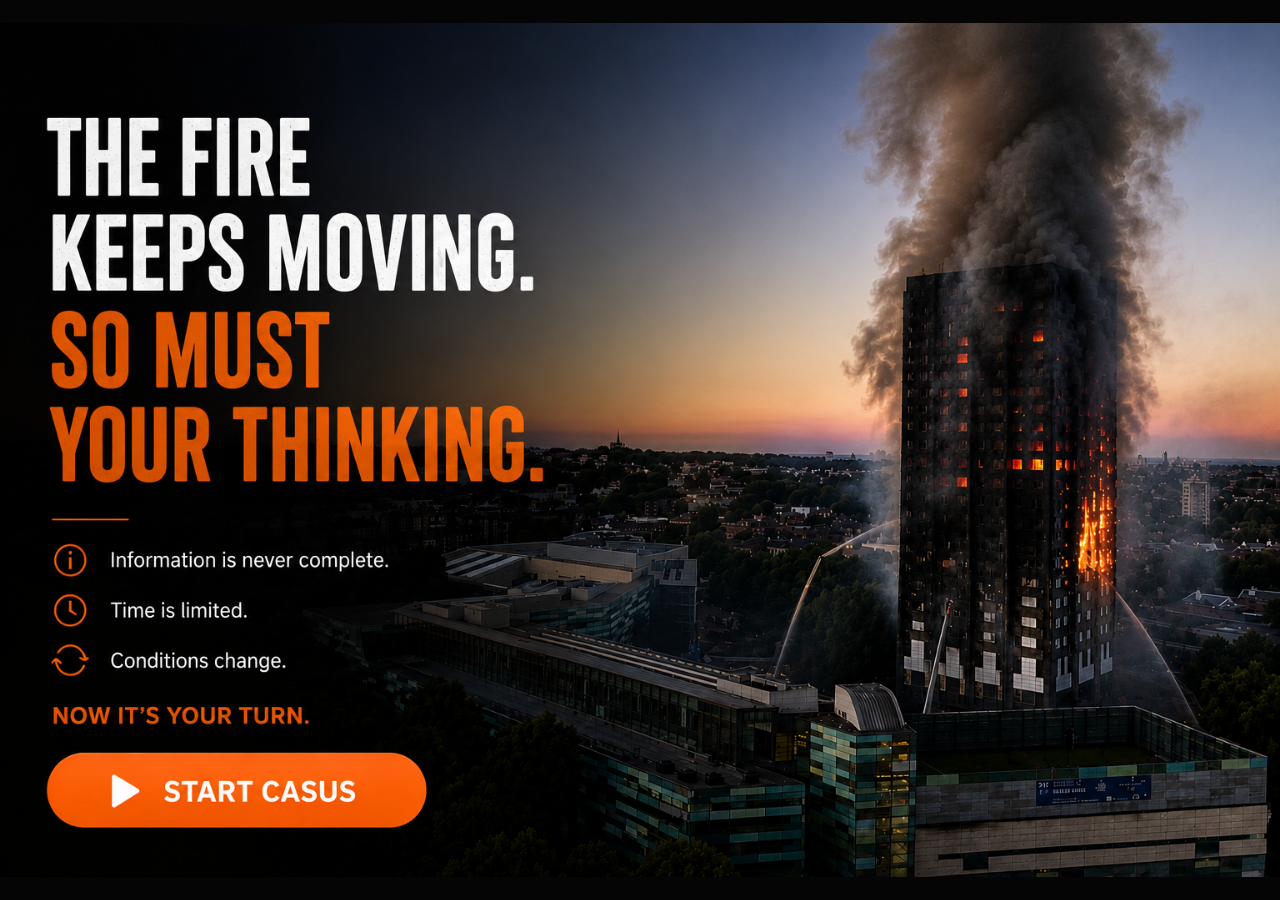
<file: index.html>
<!doctype html><html lang="nl"><head><meta charset="utf-8"><meta name="viewport" content="width=device-width,initial-scale=1,viewport-fit=cover"><link rel="stylesheet" href="styles.css"><link rel="manifest" href="manifest.webmanifest"><meta name="theme-color" content="#111820"><meta name="mobile-web-app-capable" content="yes"><meta name="apple-mobile-web-app-capable" content="yes"><meta name="apple-mobile-web-app-title" content="Hoogbouwcasus"><link rel="apple-touch-icon" href="assets/icons/apple-touch-icon.png"><link rel="icon" href="assets/icons/favicon-32.png"><title>Hoogbouwcasus VGGM 2026</title></head><body class="splashBody"><main class="splashScreen"><img class="splashImage" src="assets/intro/hoogbouw_intro.png" alt="Hoogbouwbrand. The fire keeps moving. So must your thinking."><a class="splashStartHitbox" href="casussen.html" aria-label="Start casus"><span class="srOnly">Start casus</span></a></main><script>if('serviceWorker'in navigator)window.addEventListener('load',()=>navigator.serviceWorker.register('./sw.js',{updateViaCache:'none'}).then(r=>r.update()));</script></body></html>
</file>
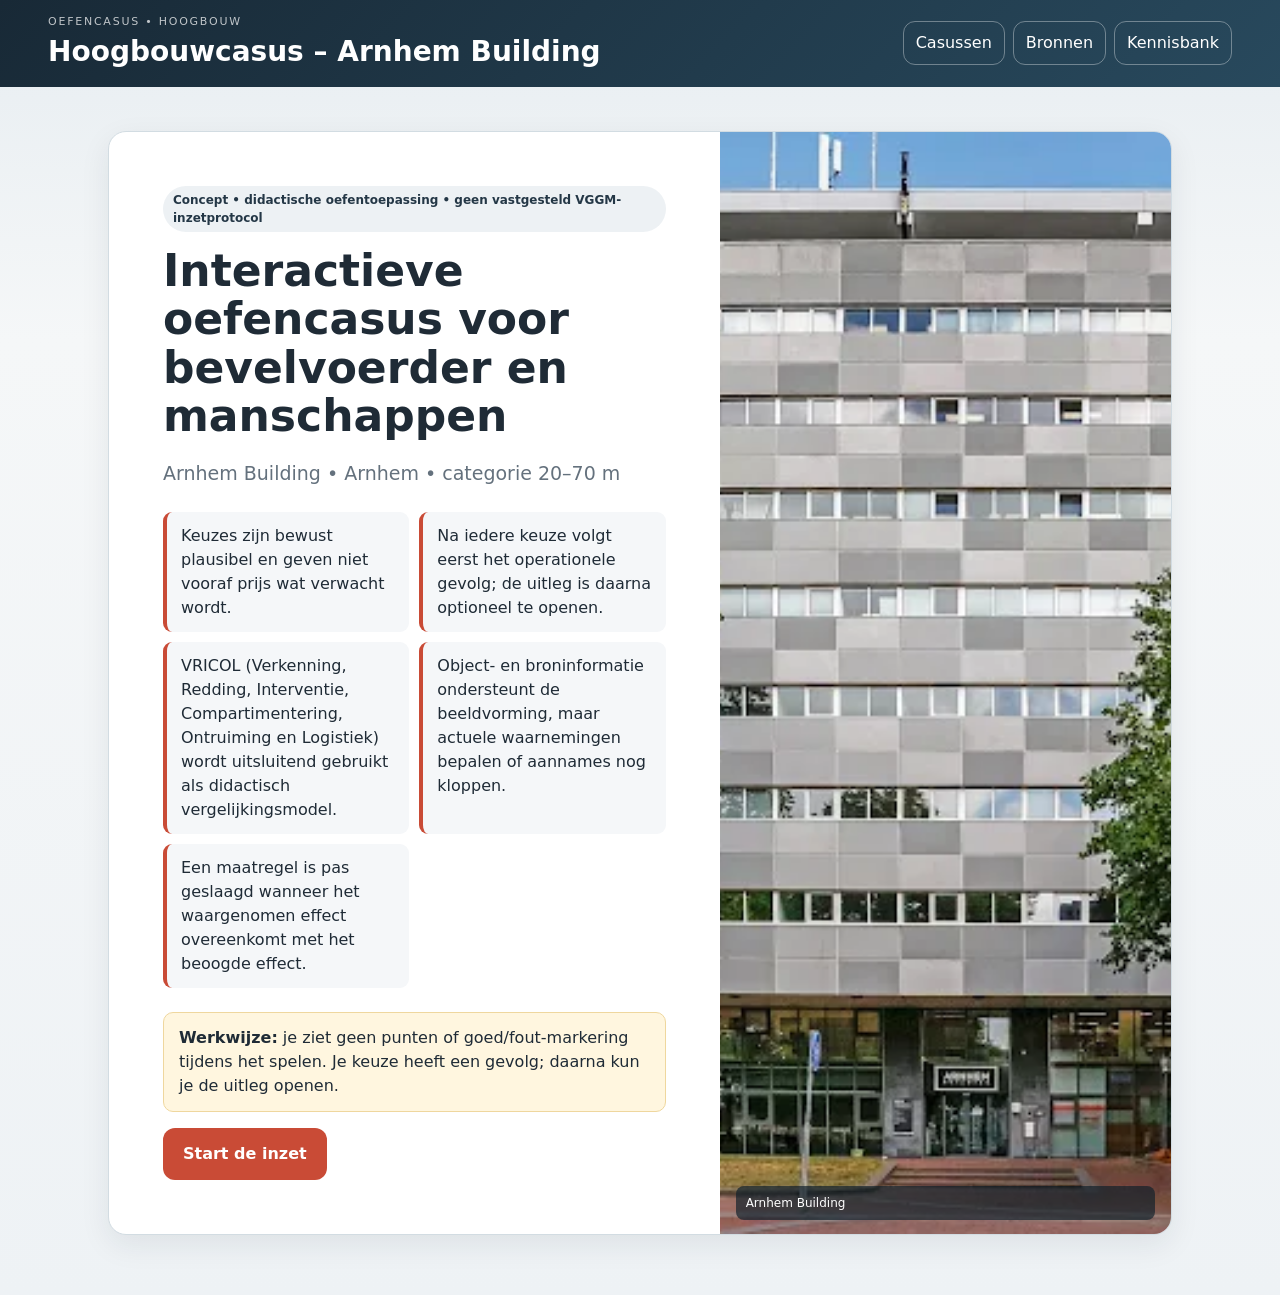
<file: arnhem-building.html>
<!doctype html><html lang="nl"><head><meta charset="utf-8"><meta name="viewport" content="width=device-width,initial-scale=1,viewport-fit=cover"><link rel="stylesheet" href="styles.css"><link rel="manifest" href="manifest.webmanifest"><meta name="theme-color" content="#111820"><meta name="mobile-web-app-capable" content="yes"><meta name="apple-mobile-web-app-capable" content="yes"><meta name="apple-mobile-web-app-title" content="Hoogbouwcasus"><link rel="apple-touch-icon" href="assets/icons/apple-touch-icon.png"><link rel="icon" href="assets/icons/favicon-32.png"><title>Arnhem Building – Hoogbouwcasus VGGM 2026</title></head><body><header class="topbar"><div><div class="eyebrow">OEFENCASUS • HOOGBOUW</div><h1 id="appTitle">Hoogbouwcasus</h1></div><div class="topActions"><a class="ghost linkButton" href="casussen.html">Casussen</a><button id="sourcesBtn" class="ghost">Bronnen</button><button id="glossaryBtn" class="ghost">Kennisbank</button></div></header><main class="shell"><section id="startScreen" class="card hero"><div class="heroGrid"><div class="heroCopy"><span class="status" id="status"></span><h2 id="subtitle"></h2><p id="building" class="lead"></p><div class="principles" id="principles"></div><p class="note"><strong>Werkwijze:</strong> je ziet geen punten of goed/fout-markering tijdens het spelen. Je keuze heeft een gevolg; daarna kun je de uitleg openen.</p><button id="startBtn" class="primary">Start de inzet</button></div><figure class="heroVisual"><img src="assets/arnhem/arnhem_frontaal.png" alt="Arnhem Building"><figcaption>Arnhem Building</figcaption></figure></div></section><section id="gameScreen" class="hidden"><div class="progressRow"><span id="progressText"></span><div class="progress"><div id="progressBar"></div></div></div><article class="card incidentCard"><div class="roleLine"><span id="roleBadge" class="roleBadge"></span><span id="roleNote"></span></div><div class="incidentTime" id="incidentTime"></div><h2 id="nodeTitle"></h2><div id="situation" class="situation"></div></article><section id="choicePanel" class="choicePanel"></section><section id="resultPanel" class="hidden"></section></section><section id="endScreen" class="hidden"></section></main><div id="modal" class="modal hidden" role="dialog" aria-modal="true"><div class="modalCard"><button id="modalClose" class="close" aria-label="Sluiten">×</button><div id="modalContent"></div></div></div><script src="knowledge-bank.js"></script><script src="scenario-arnhem.js"></script><script src="app.js"></script><script>if('serviceWorker'in navigator)window.addEventListener('load',()=>navigator.serviceWorker.register('./sw.js',{updateViaCache:'none'}).then(r=>r.update()));</script></body></html>
</file>
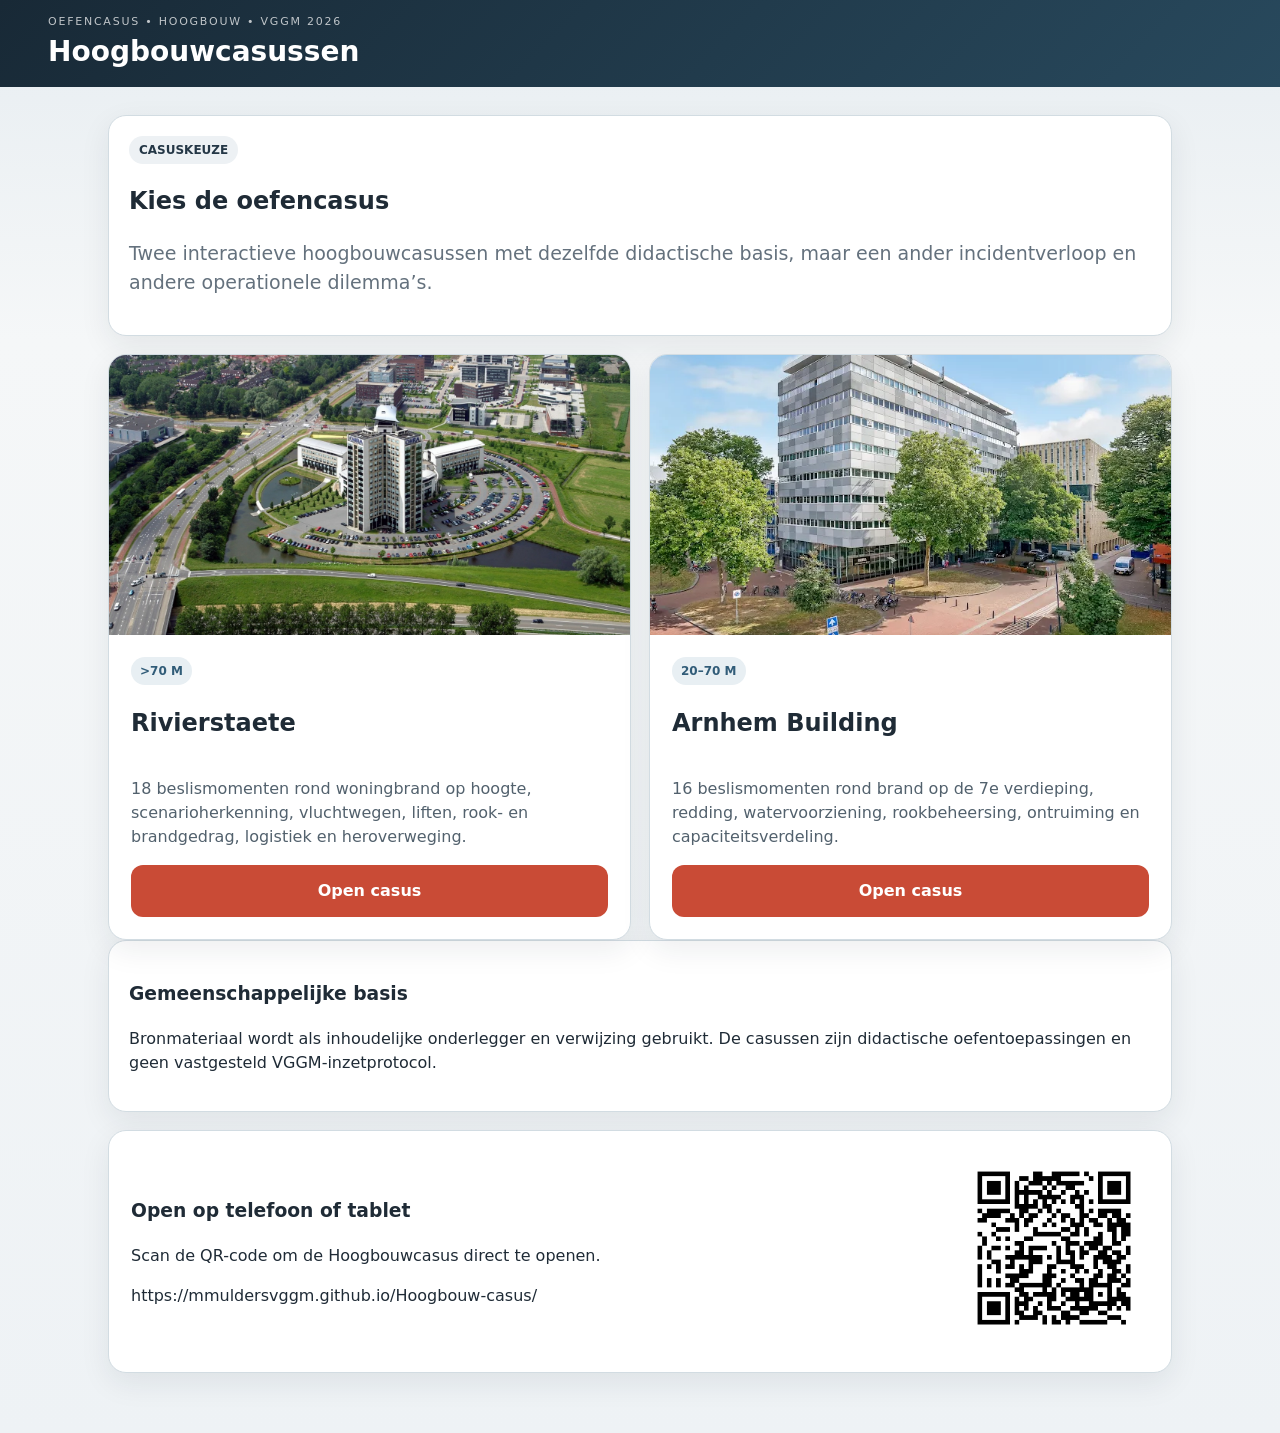
<file: casussen.html>
<!doctype html><html lang="nl"><head><meta charset="utf-8"><meta name="viewport" content="width=device-width,initial-scale=1,viewport-fit=cover"><link rel="stylesheet" href="styles.css"><link rel="manifest" href="manifest.webmanifest"><meta name="theme-color" content="#111820"><meta name="mobile-web-app-capable" content="yes"><meta name="apple-mobile-web-app-capable" content="yes"><meta name="apple-mobile-web-app-title" content="Hoogbouwcasus"><link rel="apple-touch-icon" href="assets/icons/apple-touch-icon.png"><link rel="icon" href="assets/icons/favicon-32.png"><title>Hoogbouwcasus VGGM 2026 – casuskeuze</title></head><body><header class="topbar"><div><div class="eyebrow">OEFENCASUS • HOOGBOUW • VGGM 2026</div><h1>Hoogbouwcasussen</h1></div></header><main class="shell caseLanding"><section class="card landingIntro"><span class="status">CASUSKEUZE</span><h2>Kies de oefencasus</h2><p class="lead">Twee interactieve hoogbouwcasussen met dezelfde didactische basis, maar een ander incidentverloop en andere operationele dilemma’s.</p></section><section class="caseGrid"><article class="card caseCard"><div class="caseMedia"><img src="assets/vggm/hoogbouw_overzicht.jpeg" alt="Rivierstaete"></div><div class="caseBody"><span class="caseTag">&gt;70 M</span><h2>Rivierstaete</h2><p>18 beslismomenten rond woningbrand op hoogte, scenarioherkenning, vluchtwegen, liften, rook- en brandgedrag, logistiek en heroverweging.</p><a class="primary caseStart" href="rivierstaete.html">Open casus</a></div></article><article class="card caseCard"><div class="caseMedia"><img src="assets/arnhem/arnhem_overzicht.png" alt="Arnhem Building"></div><div class="caseBody"><span class="caseTag">20–70 M</span><h2>Arnhem Building</h2><p>16 beslismomenten rond brand op de 7e verdieping, redding, watervoorziening, rookbeheersing, ontruiming en capaciteitsverdeling.</p><a class="primary caseStart" href="arnhem-building.html">Open casus</a></div></article></section><section class="card landingInfo"><h3>Gemeenschappelijke basis</h3><p>Bronmateriaal wordt als inhoudelijke onderlegger en verwijzing gebruikt. De casussen zijn didactische oefentoepassingen en geen vastgesteld VGGM-inzetprotocol.</p></section><section class="card qrInstallCard"><div><h3>Open op telefoon of tablet</h3><p>Scan de QR-code om de Hoogbouwcasus direct te openen.</p><p>https://mmuldersvggm.github.io/Hoogbouw-casus/</p></div><a class="qrLink" href="https://mmuldersvggm.github.io/Hoogbouw-casus/"><img src="assets/qr/hoogbouwcasus-vggm-2026-qr.png" alt="QR-code Hoogbouwcasus"></a></section></main><script>if('serviceWorker'in navigator)window.addEventListener('load',()=>navigator.serviceWorker.register('./sw.js',{updateViaCache:'none'}).then(r=>r.update()));</script></body></html>
</file>
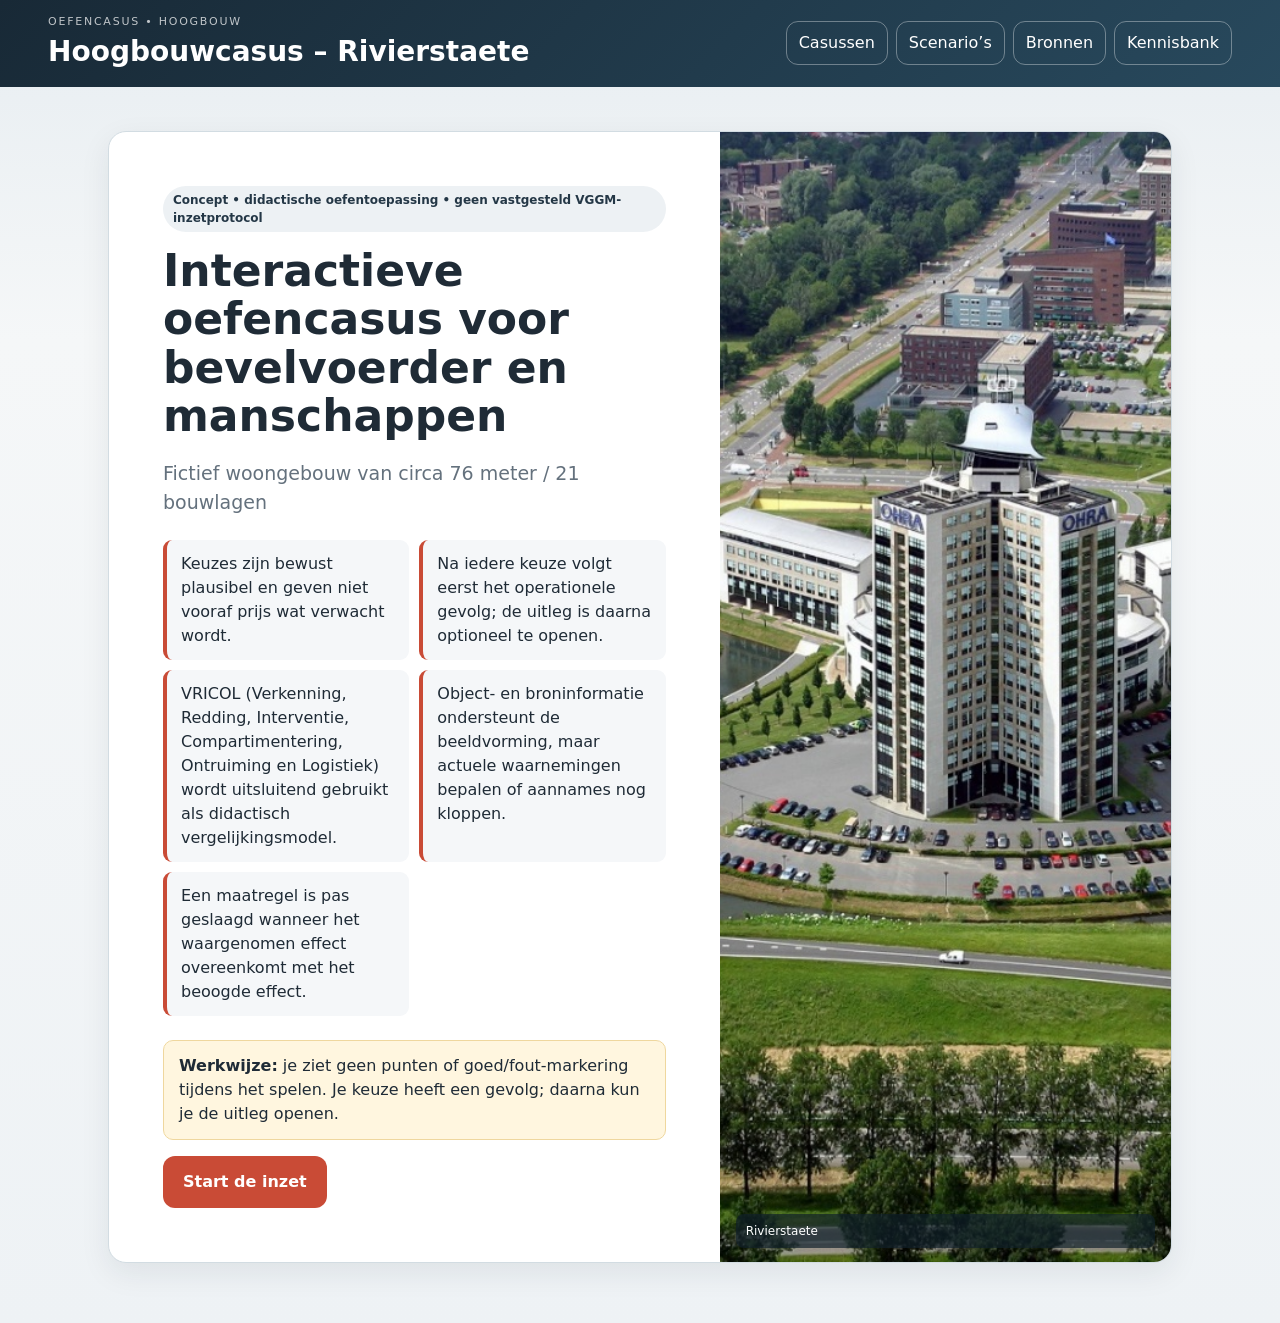
<file: rivierstaete.html>
<!doctype html><html lang="nl"><head><meta charset="utf-8"><meta name="viewport" content="width=device-width,initial-scale=1,viewport-fit=cover"><link rel="stylesheet" href="styles.css"><link rel="manifest" href="manifest.webmanifest"><meta name="theme-color" content="#111820"><meta name="mobile-web-app-capable" content="yes"><meta name="apple-mobile-web-app-capable" content="yes"><meta name="apple-mobile-web-app-title" content="Hoogbouwcasus"><link rel="apple-touch-icon" href="assets/icons/apple-touch-icon.png"><link rel="icon" href="assets/icons/favicon-32.png"><title>Rivierstaete – Hoogbouwcasus VGGM 2026</title></head><body><header class="topbar"><div><div class="eyebrow">OEFENCASUS • HOOGBOUW</div><h1 id="appTitle">Hoogbouwcasus</h1></div><div class="topActions"><a class="ghost linkButton" href="casussen.html">Casussen</a><button id="scenarioBtn" class="ghost">Scenario’s</button><button id="sourcesBtn" class="ghost">Bronnen</button><button id="glossaryBtn" class="ghost">Kennisbank</button></div></header><main class="shell"><section id="startScreen" class="card hero"><div class="heroGrid"><div class="heroCopy"><span class="status" id="status"></span><h2 id="subtitle"></h2><p id="building" class="lead"></p><div class="principles" id="principles"></div><p class="note"><strong>Werkwijze:</strong> je ziet geen punten of goed/fout-markering tijdens het spelen. Je keuze heeft een gevolg; daarna kun je de uitleg openen.</p><button id="startBtn" class="primary">Start de inzet</button></div><figure class="heroVisual"><img src="assets/vggm/hoogbouw_overzicht.jpeg" alt="Rivierstaete"><figcaption>Rivierstaete</figcaption></figure></div></section><section id="gameScreen" class="hidden"><div class="progressRow"><span id="progressText"></span><div class="progress"><div id="progressBar"></div></div></div><article class="card incidentCard"><div class="roleLine"><span id="roleBadge" class="roleBadge"></span><span id="roleNote"></span></div><div class="incidentTime" id="incidentTime"></div><h2 id="nodeTitle"></h2><div id="situation" class="situation"></div></article><section id="choicePanel" class="choicePanel"></section><section id="resultPanel" class="hidden"></section></section><section id="endScreen" class="hidden"></section></main><div id="modal" class="modal hidden" role="dialog" aria-modal="true"><div class="modalCard"><button id="modalClose" class="close" aria-label="Sluiten">×</button><div id="modalContent"></div></div></div><script src="knowledge-bank.js"></script><script src="scenario-rivierstaete.js"></script><script src="app.js"></script><script>if('serviceWorker'in navigator)window.addEventListener('load',()=>navigator.serviceWorker.register('./sw.js',{updateViaCache:'none'}).then(r=>r.update()));</script></body></html>
</file>
<file: styles.css>
:root{--bg:#eef2f5;--card:#fff;--ink:#1f2b36;--muted:#64717d;--nav:#243746;--accent:#c94b36;--line:#d8e0e6;--soft:#f5f7f9;--shadow:0 10px 30px rgba(26,40,52,.08)}
*{box-sizing:border-box}body{margin:0;font-family:Inter,ui-sans-serif,system-ui,-apple-system,"Segoe UI",Arial,sans-serif;background:linear-gradient(180deg,#e7edf1,#f5f7f8 340px,#eef2f5);color:var(--ink);line-height:1.5}.topbar{min-height:78px;padding:14px clamp(16px,4vw,48px);background:linear-gradient(135deg,#182936,#28495d);color:#fff;display:flex;align-items:center;justify-content:space-between;gap:16px;position:sticky;top:0;z-index:10}.topbar h1{font-size:clamp(20px,3vw,28px);margin:0}.eyebrow{font-size:11px;letter-spacing:.16em;opacity:.72}.shell{max-width:1120px;margin:0 auto;padding:24px clamp(14px,3vw,28px) 60px}.card{background:#fff;border:1px solid #d2dce2;border-radius:18px;box-shadow:var(--shadow)}.hero{padding:0;overflow:hidden;margin-top:20px}.heroGrid{display:grid;grid-template-columns:minmax(0,1.15fr) minmax(310px,.85fr);min-height:560px}.heroCopy{padding:clamp(28px,5vw,54px)}.hero h2{font-size:clamp(28px,5vw,44px);line-height:1.1;margin:.35em 0}.heroVisual{margin:0;position:relative;background:#1b2d38;overflow:hidden}.heroVisual img{width:100%;height:100%;object-fit:cover;display:block}.heroVisual figcaption{position:absolute;left:16px;right:16px;bottom:14px;color:#fff;background:rgba(16,31,42,.68);padding:8px 10px;border-radius:8px;font-size:12px}.lead{font-size:19px;color:var(--muted)}.status,.roleBadge{display:inline-flex;padding:5px 10px;border-radius:999px;background:#edf1f4;color:var(--nav);font-weight:700;font-size:12px}.principles{display:grid;grid-template-columns:repeat(auto-fit,minmax(240px,1fr));gap:10px;margin:24px 0}.principle{background:var(--soft);border-left:4px solid var(--accent);padding:12px 14px;border-radius:9px}.note{background:#fff6df;border:1px solid #efd79e;padding:13px 15px;border-radius:10px}.primary,.secondary,.ghost,.choiceBtn,.feedbackToggle,.deepDiveBtn,.systemChip,.scenarioGuideInline{font:inherit;border-radius:12px;cursor:pointer}.primary{border:0;background:var(--accent);color:#fff;font-weight:800;padding:14px 20px}.secondary{border:0;background:var(--nav);color:#fff;padding:11px 16px;font-weight:700}.ghost{background:transparent;color:#fff;border:1px solid rgba(255,255,255,.35);padding:9px 12px}.linkButton{text-decoration:none;display:inline-flex;align-items:center}.topActions{display:flex;gap:8px;align-items:center;flex-wrap:wrap}.progressRow{display:flex;align-items:center;gap:14px;color:var(--muted);font-size:13px;margin:6px 0 14px}.progress{height:9px;background:#dce3e8;border-radius:99px;flex:1;overflow:hidden}.progress>div{height:100%;background:var(--accent);transition:width .3s}.incidentCard{padding:24px;border-top:5px solid var(--accent)}.roleLine{display:flex;align-items:center;gap:10px;color:var(--muted);font-size:13px;flex-wrap:wrap}.incidentTime{margin-top:20px;color:var(--accent);font-weight:800;font-size:13px;letter-spacing:.05em}.incidentCard h2{font-size:clamp(24px,4vw,34px);margin:5px 0 12px}.situation{font-size:clamp(17px,2.3vw,20px);margin:0}.situation p{margin:.6em 0}.choicePanel{display:grid;grid-template-columns:repeat(3,minmax(0,1fr));gap:12px;margin-top:18px}.choiceBtn{width:100%;text-align:left;background:#fff;border:1px solid var(--line);padding:18px 20px;display:grid;grid-template-columns:38px 1fr;gap:12px;color:var(--ink);box-shadow:0 4px 12px rgba(32,45,57,.04)}.choiceBtn:hover,.choiceBtn:focus{border-color:#7891a1;transform:translateY(-2px)}.choiceKey{width:32px;height:32px;border-radius:50%;background:var(--nav);color:#fff;display:grid;place-items:center;font-weight:800}.resultCard{margin-top:18px;padding:24px;background:#fff;border:1px solid var(--line);border-radius:18px;box-shadow:var(--shadow);border-top:4px solid #58788d}.consequence{font-size:19px;background:#f3f6f8;border:1px solid #dce4e9;border-radius:13px;padding:16px 18px}.feedbackActions{display:flex;gap:10px;flex-wrap:wrap;margin-top:14px}.feedbackToggle,.deepDiveBtn,.scenarioGuideInline{border:1px solid #9dabb6;background:#fff;color:var(--nav);padding:10px 14px;font-weight:750}.scenarioGuideInline{margin:12px 0}.feedback{margin-top:12px;border-left:4px solid var(--nav);padding:12px 14px;background:var(--soft);border-radius:8px}.nextRow{display:flex;justify-content:flex-end;margin-top:18px}.hidden{display:none!important}.term{color:#174e7a;text-decoration:underline dotted;text-underline-offset:3px;cursor:pointer;font-weight:650}.scenarioMedia{margin:20px 0 4px;border-radius:14px;overflow:hidden;border:1px solid var(--line);background:#e8edf0}.scenarioMedia img{display:block;width:100%;max-height:420px;object-fit:contain}.scenarioMedia figcaption{display:flex;justify-content:space-between;gap:12px;padding:9px 12px;background:#fff;font-size:13px}.scenarioMedia figcaption small{color:var(--muted)}.systemsPanel{margin:18px 0 4px;padding:14px 16px;border:1px solid var(--line);border-radius:14px;background:#f8fafb}.systemsHead{display:flex;justify-content:space-between;gap:12px;margin-bottom:10px}.systemsHint{font-size:12px;color:var(--muted)}.systemChips{display:flex;flex-wrap:wrap;gap:8px}.systemChip{border:1px solid #cad5dc;background:#fff;padding:7px 11px;font-size:13px;font-weight:700}.modal{position:fixed;inset:0;background:rgba(15,23,31,.64);display:grid;place-items:center;padding:18px;z-index:50}.modalCard{position:relative;width:min(900px,100%);max-height:86vh;overflow:auto;background:#fff;border-radius:18px;padding:28px;box-shadow:0 25px 70px rgba(0,0,0,.35)}.close{position:absolute;right:12px;top:8px;border:0;background:transparent;font-size:34px;cursor:pointer;color:var(--muted)}.small{font-size:13px;color:var(--muted)}.operational,.roleBox{background:var(--soft);padding:12px 14px;border-radius:9px;margin:12px 0}.glossItem,.guideItem{padding:12px 0;border-bottom:1px solid var(--line)}.discussionQuestion{margin-top:18px;padding:16px 18px;border-radius:10px;border-left:5px solid #315c78;background:#eef4f7}.compareGrid{display:grid;gap:10px}.compareItem{border:1px solid var(--line);border-radius:10px;padding:13px}.sourceNote{margin-top:20px;padding-top:12px;border-top:1px solid var(--line);font-size:13px;color:var(--muted)}.endCard{padding:30px}.debriefGrid{display:grid;grid-template-columns:repeat(2,minmax(0,1fr));gap:14px;margin:22px 0}.debriefTheme{border:1px solid var(--line);border-radius:14px;padding:18px;background:#fbfcfd}.debriefTheme h3{margin-top:0}.debriefQ{font-weight:800}.closingBlock{margin:24px 0;padding:18px;border-left:5px solid var(--accent);background:#fff6f3;border-radius:10px}.closingQuestion{font-size:18px;font-weight:700}.history{display:grid;gap:9px}.historyItem{background:#fff;border:1px solid var(--line);border-radius:10px;padding:12px}.historyItem summary{cursor:pointer;font-weight:800;display:flex;justify-content:space-between;gap:12px}.historyBody{padding-top:8px}.caseLanding{padding-top:28px}.landingIntro,.landingInfo{padding:20px;margin-bottom:18px}.caseGrid{display:grid;grid-template-columns:repeat(2,minmax(0,1fr));gap:18px}.caseCard{overflow:hidden;display:flex;flex-direction:column}.caseMedia{height:280px;background:#dfe7ec}.caseMedia img{width:100%;height:100%;object-fit:cover}.caseBody{padding:22px;display:flex;flex-direction:column;flex:1}.caseBody p{flex:1;color:#52616d}.caseStart{text-align:center;text-decoration:none}.caseTag{display:inline-flex;align-self:flex-start;padding:5px 9px;border-radius:999px;background:#e8eff3;color:#315c78;font-weight:800;font-size:12px}.qrInstallCard{margin-top:18px;display:grid;grid-template-columns:minmax(0,1fr) 190px;gap:24px;align-items:center;padding:22px}.qrLink img{width:100%;height:auto}.splashBody{margin:0;min-height:100vh;background:#050505;overflow:hidden}.splashScreen{position:relative;width:100vw;height:100vh;display:flex;align-items:center;justify-content:center}.splashImage{width:100%;height:100%;object-fit:contain}.splashStartHitbox{position:absolute;left:3.5%;bottom:5.8%;width:29.5%;height:9.4%;border-radius:999px}.srOnly{position:absolute;width:1px;height:1px;overflow:hidden;clip:rect(0,0,0,0)}
@media(max-width:900px){.heroGrid,.caseGrid,.debriefGrid{grid-template-columns:1fr}.heroVisual{min-height:280px;order:-1}.choicePanel{grid-template-columns:1fr}.caseMedia{height:240px}}
@media(max-width:620px){.topbar{position:static}.shell{padding-top:12px}.incidentCard,.resultCard{padding:18px}.heroCopy{padding:24px 18px}.modalCard{padding:22px 18px}.scenarioMedia figcaption{display:block}.qrInstallCard{grid-template-columns:1fr}}

/* v10.3.1 – herstel media en videolinks in begrippen */
.termMedia,.glossMedia{margin:14px 0;border-radius:14px;overflow:hidden;background:#e8edf0;border:1px solid var(--line)}
.termMedia .mediaZoom,.glossMedia .mediaZoom,.scenarioMedia .mediaZoom{display:block;width:100%;padding:0;border:0;background:#e8edf0;cursor:zoom-in}
.termMedia img{display:block;width:100%;max-height:380px;object-fit:contain;background:#eef2f4}
.glossMedia{float:right;width:min(230px,38%);margin:0 0 12px 16px}.glossMedia img{display:block;width:100%;height:130px;object-fit:contain;background:#eef2f4}
.termMedia figcaption,.glossMedia figcaption{display:flex;justify-content:space-between;gap:12px;padding:9px 12px;background:#fff;font-size:13px}.termMedia figcaption small,.glossMedia figcaption small{color:var(--muted)}
.videoLink,.pdfExpand{display:inline-flex;align-items:center;gap:.45rem;margin-top:12px;margin-right:8px;padding:10px 14px;border:1px solid var(--line);border-radius:10px;background:#fff;color:inherit;font:inherit;font-weight:700;text-decoration:none;cursor:pointer}.videoLink:hover,.pdfExpand:hover{transform:translateY(-1px);box-shadow:0 5px 16px rgba(0,0,0,.08)}
.imageModal{text-align:center}.imageModal img{max-width:100%;max-height:68vh;object-fit:contain;border-radius:10px;background:#eef2f4}.pdfPages{display:grid;gap:16px;margin:14px 0}.pdfPages img{display:block;width:100%;height:auto;border-radius:10px;border:1px solid #dfe4ea;background:#fff}
@media(max-width:620px){.glossMedia{float:none;width:100%;margin:10px 0}.termMedia figcaption,.glossMedia figcaption{display:block}.termMedia figcaption small,.glossMedia figcaption small{display:block;margin-top:4px}}

/* v10.4 – uitgebreide kennisbank */
.knowledgeBankHead{display:grid;grid-template-columns:minmax(0,1fr) minmax(250px,340px);gap:20px;align-items:end;margin-bottom:18px}.knowledgeBankHead h2{margin:.2em 0}.knowledgeBankHead p{color:var(--muted);margin-bottom:0}.knowledgeSearch input{width:100%;padding:12px 14px;border:1px solid var(--line);border-radius:11px;font:inherit;background:#fff;color:var(--ink);outline:none}.knowledgeSearch input:focus{border-color:#6e8da1;box-shadow:0 0 0 3px rgba(49,92,120,.12)}
.knowledgeFilters{display:flex;flex-wrap:wrap;gap:8px;padding:12px 0 18px;border-bottom:1px solid var(--line);margin-bottom:18px}.knowledgeFilter{border:1px solid var(--line);background:#fff;color:var(--nav);padding:7px 11px;border-radius:999px;font:inherit;font-size:12px;font-weight:750;cursor:pointer}.knowledgeFilter.active{background:var(--nav);border-color:var(--nav);color:#fff}
.knowledgeGrid{display:grid;grid-template-columns:repeat(2,minmax(0,1fr));gap:10px}.knowledgeTile{display:grid;grid-template-columns:38px minmax(0,1fr);grid-template-rows:auto auto;text-align:left;gap:1px 10px;padding:13px 14px;border:1px solid var(--line);border-radius:12px;background:#fff;color:var(--ink);font:inherit;cursor:pointer}.knowledgeTile:hover,.knowledgeTile:focus{border-color:#7891a1;box-shadow:0 5px 16px rgba(26,40,52,.08);transform:translateY(-1px)}.knowledgeNumber{grid-row:1/3;align-self:start;width:32px;height:32px;border-radius:9px;display:grid;place-items:center;background:#edf2f5;color:var(--nav);font-size:11px;font-weight:850}.knowledgeTileTitle{font-weight:800;line-height:1.25}.knowledgeTileCat{font-size:11px;color:var(--muted);text-transform:uppercase;letter-spacing:.05em}.knowledgeTile[hidden]{display:none}
.knowledgeCardDetail .termHeader h2{margin:.2em 0 .45em;line-height:1.15}.knowledgeDefinition{font-size:18px;line-height:1.55}.knowledgeCore{margin:18px 0;padding:16px 18px;border-left:5px solid var(--accent);background:#fff6f3;border-radius:10px}.knowledgeCore h3{margin:0 0 8px}.knowledgeCore ul{margin:0;padding-left:21px}.knowledgeCore li+li{margin-top:6px}.knowledgeSection{margin:20px 0;padding-top:2px}.knowledgeSection h3{margin:0 0 7px;color:var(--nav)}.knowledgeSection p{margin:.45em 0}.relatedChips{display:flex;flex-wrap:wrap;gap:8px}.relatedChip{border:1px solid #c7d5de;background:#f8fafb;padding:7px 10px;border-radius:999px;font:inherit;font-size:12px;text-decoration:none}.knowledgeSources{margin-top:24px;padding-top:16px;border-top:1px solid var(--line)}.knowledgeSources h3{margin:0 0 9px}.sourceBadges{display:flex;flex-wrap:wrap;gap:7px}.sourceBadge{display:inline-flex;padding:6px 9px;border-radius:8px;background:#eef3f6;color:#405564;font-size:11px;font-weight:700}.sourceDisclaimer{font-size:12px;color:var(--muted);margin-top:10px}.knowledgeCardDetail .termMedia{margin:14px 0 18px}
@media(max-width:700px){.knowledgeBankHead{grid-template-columns:1fr}.knowledgeGrid{grid-template-columns:1fr}.knowledgeSearch{margin-top:2px}}
</file>
